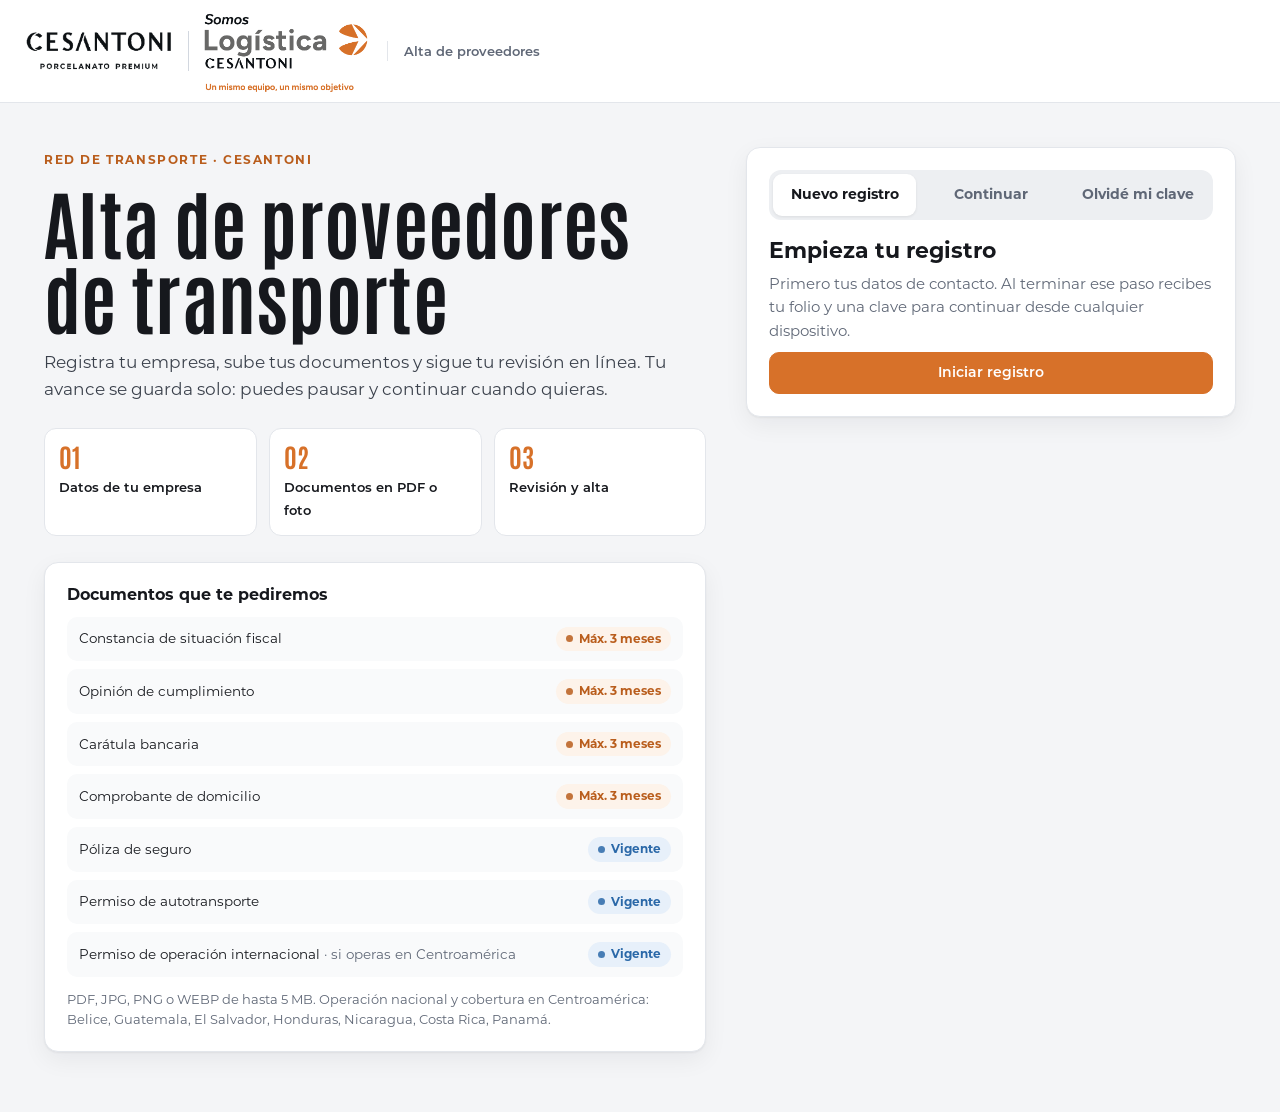
<file: index.html>
<!DOCTYPE html>
<html lang="es">
<head>
  <meta charset="utf-8">
  <meta name="viewport" content="width=device-width, initial-scale=1">
  <title>Alta de proveedores de transporte | CESANTONI Somos Logística</title>
  <meta name="description" content="Registro en línea de proveedores de transporte de CESANTONI.">
  <meta name="theme-color" content="#1B2330">
  <link rel="icon" type="image/png" sizes="32x32" href="img/icono-32.png">
  <link rel="icon" type="image/png" sizes="512x512" href="img/icono-512.png">
  <link rel="apple-touch-icon" href="img/icono-180.png">
  <link rel="preload" href="fonts/montserrat-400.woff2" as="font" type="font/woff2" crossorigin>
  <link rel="stylesheet" href="css/app.css?v=14">
</head>
<body>
  <a class="skip" href="#app">Saltar al contenido</a>
  <header class="brandbar">
    <div class="brandbar-inner">
      <span id="brand"></span>
      <span class="title">Alta de proveedores</span>
      <span class="spacer"></span>
      <div class="row" id="top"></div>
    </div>
  </header>
  <main id="app" tabindex="-1">
    <noscript><div class="page"><div class="note note-bad"><h3>Se requiere JavaScript</h3><p>Actívalo para completar tu registro.</p></div></div></noscript>
    <p class="page muted" id="booting">Cargando…</p>
  </main>
  <div id="toasts" aria-live="polite"></div>
  <script src="js/config.js"></script>
  <script type="module" src="js/portal/app.js?v=14"></script>
</body>
</html>
</file>
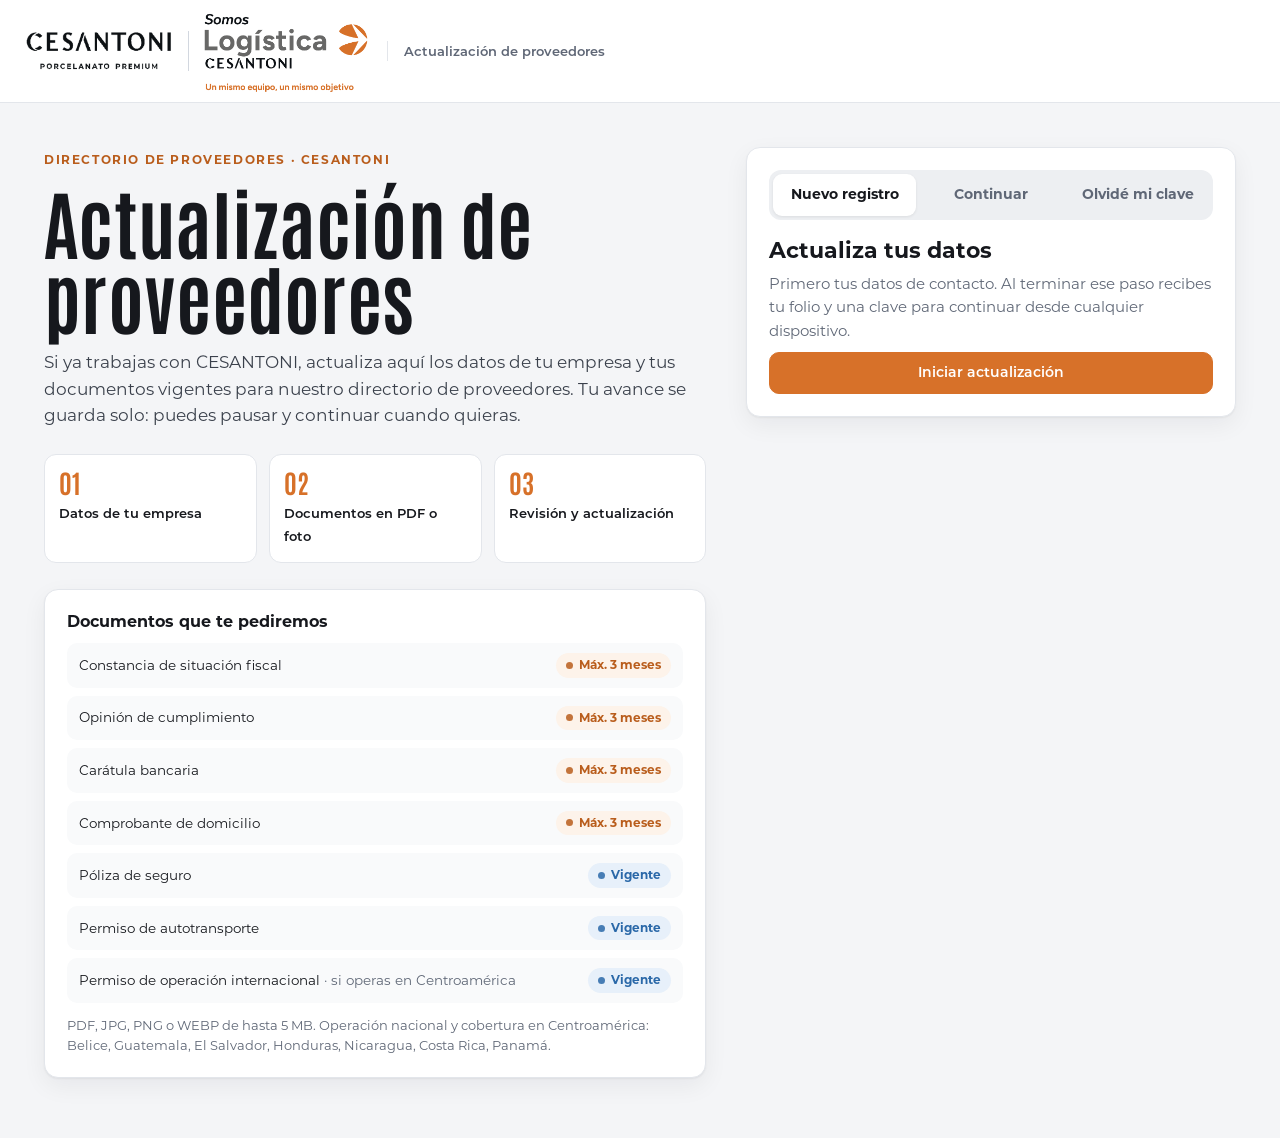
<file: actualizar.html>
<!DOCTYPE html>
<html lang="es">
<head>
  <meta charset="utf-8">
  <meta name="viewport" content="width=device-width, initial-scale=1">
  <title>Actualización de proveedores | CESANTONI Logística</title>
  <meta name="description" content="Actualización de datos y documentos de proveedores actuales de CESANTONI.">
  <meta name="theme-color" content="#1B2330">
  <link rel="icon" type="image/png" sizes="32x32" href="img/icono-32.png">
  <link rel="icon" type="image/png" sizes="512x512" href="img/icono-512.png">
  <link rel="apple-touch-icon" href="img/icono-180.png">
  <link rel="preload" href="fonts/montserrat-400.woff2" as="font" type="font/woff2" crossorigin>
  <link rel="stylesheet" href="css/app.css?v=14">
</head>
<body data-tipo="actual">
  <a class="skip" href="#app">Saltar al contenido</a>
  <header class="brandbar">
    <div class="brandbar-inner">
      <span id="brand"></span>
      <span class="title">Actualización de proveedores</span>
      <span class="spacer"></span>
      <div class="row" id="top"></div>
    </div>
  </header>
  <main id="app" tabindex="-1">
    <noscript><div class="page"><div class="note note-bad"><h3>Se requiere JavaScript</h3><p>Actívalo para completar tu registro.</p></div></div></noscript>
    <p class="page muted" id="booting">Cargando…</p>
  </main>
  <div id="toasts" aria-live="polite"></div>
  <script src="js/config.js"></script>
  <script type="module" src="js/portal/app.js?v=14"></script>
</body>
</html>
</file>
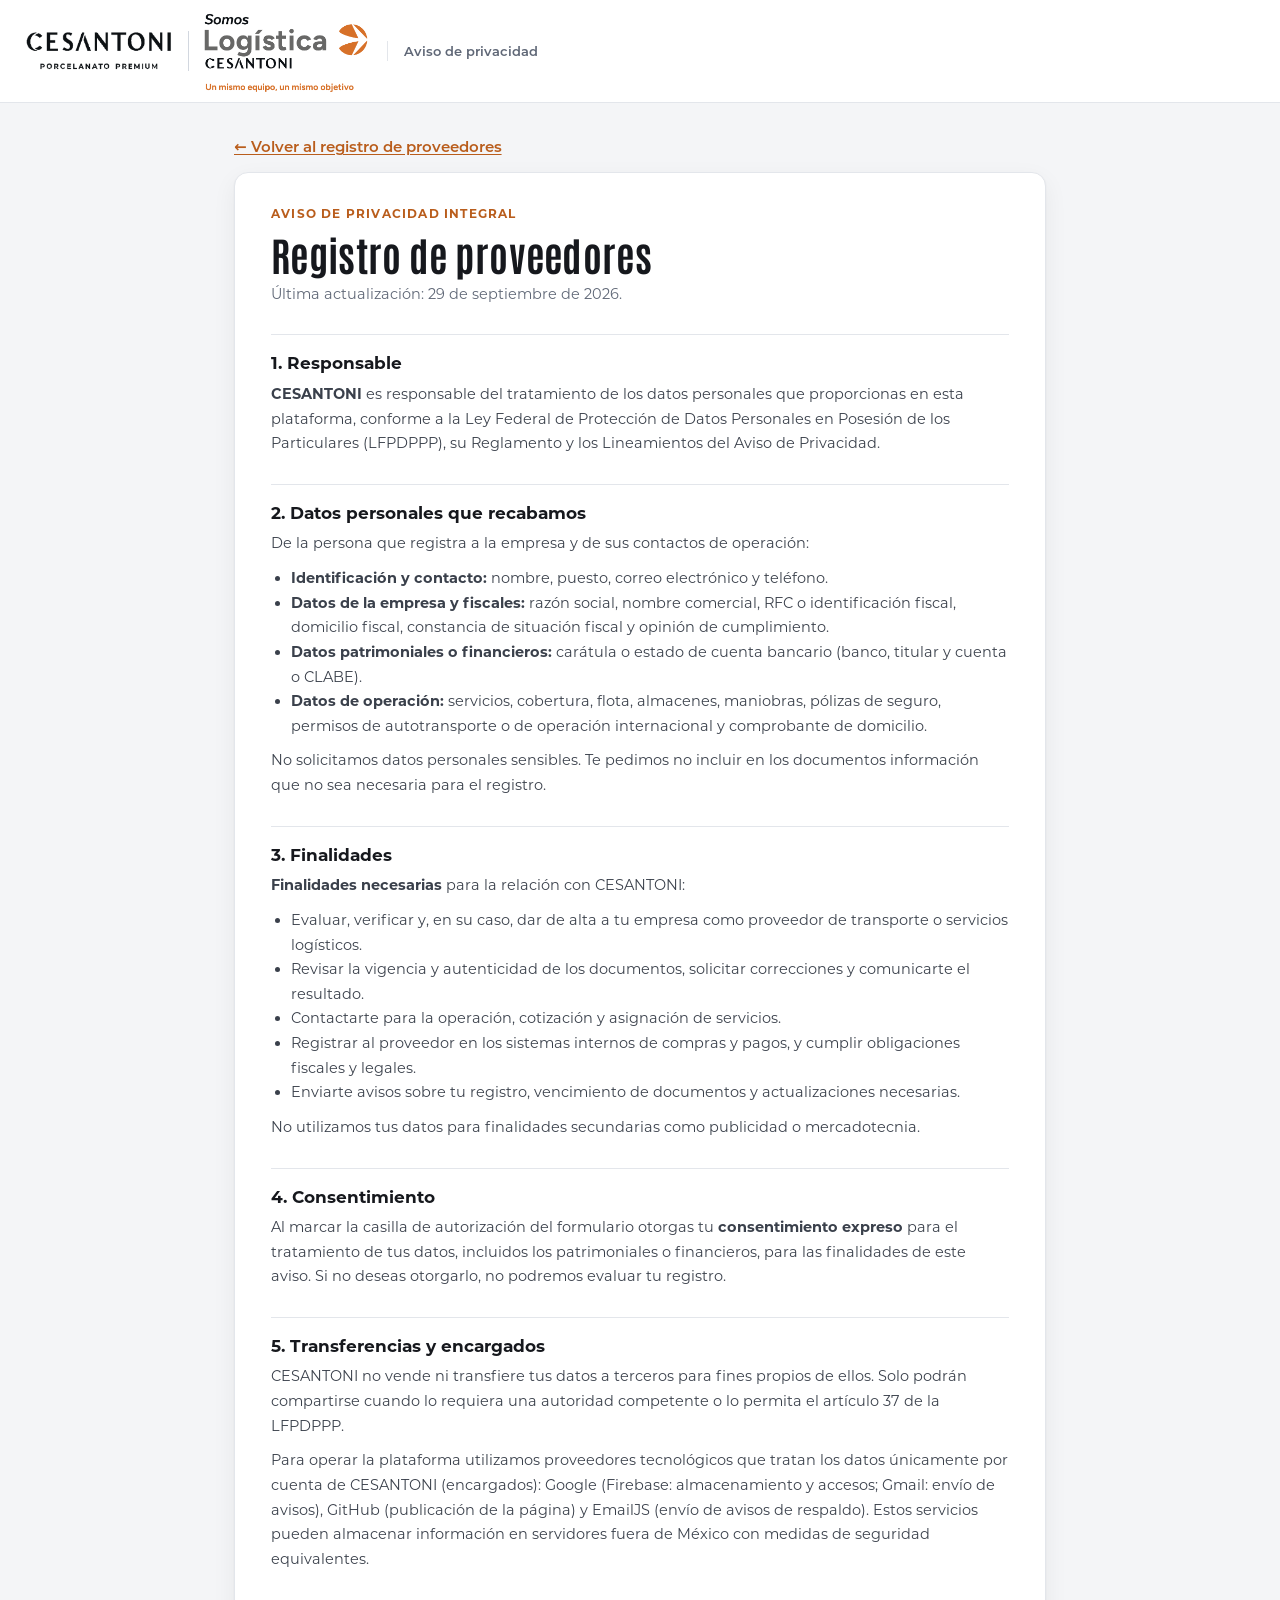
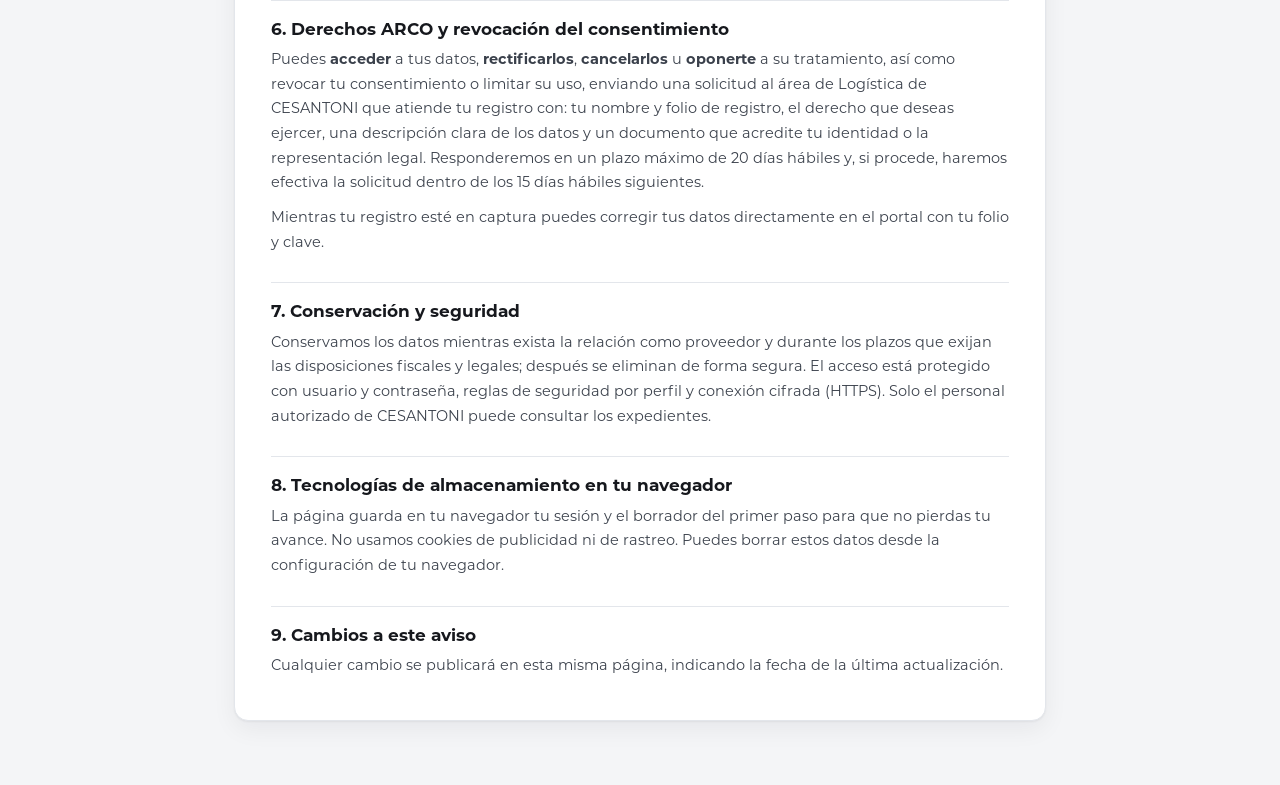
<file: aviso-privacidad.html>
<!DOCTYPE html>
<html lang="es">
<head>
  <meta charset="utf-8">
  <meta name="viewport" content="width=device-width, initial-scale=1">
  <title>Aviso de privacidad | Alta de proveedores CESANTONI</title>
  <meta name="description" content="Aviso de privacidad integral para proveedores de transporte y servicios logísticos de CESANTONI.">
  <meta name="theme-color" content="#1B2330">
  <link rel="icon" type="image/png" sizes="32x32" href="img/icono-32.png">
  <link rel="apple-touch-icon" href="img/icono-180.png">
  <link rel="stylesheet" href="css/app.css?v=14">
  <style>
    .legal { max-width: 860px; margin: 0 auto; padding: 32px 24px 64px; }
    .legal .card { padding: 32px 36px; }
    .legal h1 { font-family: var(--display); font-size: 40px; letter-spacing: .3px; margin: 6px 0 4px; }
    .legal .kicker { font-size: 12px; font-weight: 700; letter-spacing: 1.2px; text-transform: uppercase; color: var(--accent-600); }
    .legal h2 { font-size: 17px; margin: 28px 0 8px; padding-top: 18px; border-top: 1px solid var(--line); }
    .legal p, .legal li { font-size: 14.5px; line-height: 1.7; color: var(--ink-2); }
    .legal ul { padding-left: 20px; margin: 6px 0 10px; }
    .legal .muted { color: var(--muted); }
    .legal .back { display: inline-flex; margin-bottom: 14px; }
    @media (max-width: 640px) { .legal { padding: 18px 14px 40px; } .legal .card { padding: 22px 18px; } .legal h1 { font-size: 30px; } }
    @media print { .brandbar, .back { display: none !important; } .legal .card { border: 0; box-shadow: none; padding: 0; } }
  </style>
</head>
<body>
  <header class="brandbar">
    <div class="brandbar-inner">
      <a class="logos" href="./" aria-label="CESANTONI · Somos Logística">
        <img class="l-ces" src="img/logo-cesantoni.png" alt="CESANTONI · Porcelanato Premium" width="487" height="137">
        <span class="sep" aria-hidden="true"></span>
        <span class="somos-frame"><img class="l-somos" src="img/logo-somos.png" alt="Somos Logística CESANTONI · Un mismo equipo, un mismo objetivo" width="1650" height="1063"></span>
      </a>
      <span class="title">Aviso de privacidad</span>
    </div>
  </header>
  <main class="legal">
    <a class="link back" href="./">← Volver al registro de proveedores</a>
    <article class="card">
      <div class="kicker">Aviso de privacidad integral</div>
      <h1>Registro de proveedores</h1>
      <p class="muted">Última actualización: 29 de septiembre de 2026.</p>

      <h2>1. Responsable</h2>
      <p><b data-aviso="responsable">CESANTONI</b><span data-aviso-linea="domicilio">, con domicilio en <span data-aviso="domicilio"></span>,</span>
        es responsable del tratamiento de los datos personales que proporcionas en esta plataforma, conforme a la Ley Federal de Protección
        de Datos Personales en Posesión de los Particulares (LFPDPPP), su Reglamento y los Lineamientos del Aviso de Privacidad.</p>

      <h2>2. Datos personales que recabamos</h2>
      <p>De la persona que registra a la empresa y de sus contactos de operación:</p>
      <ul>
        <li><b>Identificación y contacto:</b> nombre, puesto, correo electrónico y teléfono.</li>
        <li><b>Datos de la empresa y fiscales:</b> razón social, nombre comercial, RFC o identificación fiscal, domicilio fiscal, constancia de situación fiscal y opinión de cumplimiento.</li>
        <li><b>Datos patrimoniales o financieros:</b> carátula o estado de cuenta bancario (banco, titular y cuenta o CLABE).</li>
        <li><b>Datos de operación:</b> servicios, cobertura, flota, almacenes, maniobras, pólizas de seguro, permisos de autotransporte o de operación internacional y comprobante de domicilio.</li>
      </ul>
      <p>No solicitamos datos personales sensibles. Te pedimos no incluir en los documentos información que no sea necesaria para el registro.</p>

      <h2>3. Finalidades</h2>
      <p><b>Finalidades necesarias</b> para la relación con CESANTONI:</p>
      <ul>
        <li>Evaluar, verificar y, en su caso, dar de alta a tu empresa como proveedor de transporte o servicios logísticos.</li>
        <li>Revisar la vigencia y autenticidad de los documentos, solicitar correcciones y comunicarte el resultado.</li>
        <li>Contactarte para la operación, cotización y asignación de servicios.</li>
        <li>Registrar al proveedor en los sistemas internos de compras y pagos, y cumplir obligaciones fiscales y legales.</li>
        <li>Enviarte avisos sobre tu registro, vencimiento de documentos y actualizaciones necesarias.</li>
      </ul>
      <p>No utilizamos tus datos para finalidades secundarias como publicidad o mercadotecnia.</p>

      <h2>4. Consentimiento</h2>
      <p>Al marcar la casilla de autorización del formulario otorgas tu <b>consentimiento expreso</b> para el tratamiento de tus datos,
        incluidos los patrimoniales o financieros, para las finalidades de este aviso. Si no deseas otorgarlo, no podremos evaluar tu registro.</p>

      <h2>5. Transferencias y encargados</h2>
      <p>CESANTONI no vende ni transfiere tus datos a terceros para fines propios de ellos. Solo podrán compartirse cuando lo requiera una
        autoridad competente o lo permita el artículo 37 de la LFPDPPP.</p>
      <p>Para operar la plataforma utilizamos proveedores tecnológicos que tratan los datos únicamente por cuenta de CESANTONI (encargados):
        Google (Firebase: almacenamiento y accesos; Gmail: envío de avisos), GitHub (publicación de la página) y EmailJS (envío de avisos de respaldo).
        Estos servicios pueden almacenar información en servidores fuera de México con medidas de seguridad equivalentes.</p>

      <h2>6. Derechos ARCO y revocación del consentimiento</h2>
      <p>Puedes <b>acceder</b> a tus datos, <b>rectificarlos</b>, <b>cancelarlos</b> u <b>oponerte</b> a su tratamiento, así como revocar tu consentimiento
        o limitar su uso, enviando una solicitud <span data-aviso-linea="correo">al correo <a data-aviso="correo" href="#"></a></span><span data-aviso-sin="correo">al área de Logística de CESANTONI que atiende tu registro</span>
        con: tu nombre y folio de registro, el derecho que deseas ejercer, una descripción clara de los datos y un documento que acredite tu identidad
        o la representación legal. Responderemos en un plazo máximo de 20 días hábiles y, si procede, haremos efectiva la solicitud dentro de los 15 días hábiles siguientes.</p>
      <p>Mientras tu registro esté en captura puedes corregir tus datos directamente en el portal con tu folio y clave.</p>

      <h2>7. Conservación y seguridad</h2>
      <p>Conservamos los datos mientras exista la relación como proveedor y durante los plazos que exijan las disposiciones fiscales y legales;
        después se eliminan de forma segura. El acceso está protegido con usuario y contraseña, reglas de seguridad por perfil y conexión cifrada (HTTPS).
        Solo el personal autorizado de CESANTONI puede consultar los expedientes.</p>

      <h2>8. Tecnologías de almacenamiento en tu navegador</h2>
      <p>La página guarda en tu navegador tu sesión y el borrador del primer paso para que no pierdas tu avance. No usamos cookies de publicidad
        ni de rastreo. Puedes borrar estos datos desde la configuración de tu navegador.</p>

      <h2>9. Cambios a este aviso</h2>
      <p>Cualquier cambio se publicará en esta misma página, indicando la fecha de la última actualización.</p>
    </article>
  </main>
  <script src="js/config.js"></script>
  <script>
    (function () {
      var a = (window.CP_CONFIG || {}).aviso || {};
      document.querySelectorAll('[data-aviso]').forEach(function (el) {
        var v = a[el.getAttribute('data-aviso')];
        if (!v) return;
        el.textContent = v;
        if (el.tagName === 'A') el.href = 'mailto:' + v;
      });
      document.querySelectorAll('[data-aviso-linea]').forEach(function (el) { el.hidden = !a[el.getAttribute('data-aviso-linea')]; });
      document.querySelectorAll('[data-aviso-sin]').forEach(function (el) { el.hidden = !!a[el.getAttribute('data-aviso-sin')]; });
    })();
  </script>
</body>
</html>
</file>
<file: css/app.css>
/* Proveedores CESANTONI | Somos Logística — sistema de diseño.
   Tipografías institucionales locales: Antonio (cifras y titulares) y Montserrat (texto). */
@font-face { font-family: "Antonio"; font-weight: 100 700; font-display: swap; src: url("../fonts/antonio-variable.woff2") format("woff2"); }
@font-face { font-family: "Montserrat"; font-weight: 400; font-display: swap; src: url("../fonts/montserrat-400.woff2") format("woff2"); }
@font-face { font-family: "Montserrat"; font-weight: 500; font-display: swap; src: url("../fonts/montserrat-500.woff2") format("woff2"); }
@font-face { font-family: "Montserrat"; font-weight: 600; font-display: swap; src: url("../fonts/montserrat-600.woff2") format("woff2"); }
@font-face { font-family: "Montserrat"; font-weight: 700; font-display: swap; src: url("../fonts/montserrat-700.woff2") format("woff2"); }

:root {
  --bg: #F4F5F7;
  --surface: #FFFFFF;
  --surface-2: #F9FAFB;
  --ink: #16181D;
  --ink-2: #3A404B;
  --muted: #5F6776;
  --line: #E3E6EB;
  --line-2: #D2D7DF;
  --accent: #D77129;
  --accent-600: #B95D1C;
  --accent-50: #FDF3EA;
  --navy: #1B2330;
  --navy-2: #243042;
  --ok: #1D7F52;   --ok-50: #E6F4EC;
  --warn: #A5680F; --warn-50: #FFF4DC;
  --bad: #BE3A28;  --bad-50: #FCEAE6;
  --info: #2A68A8; --info-50: #E7F0FA;
  --violet: #5B4CC4; --violet-50: #EEECFB;
  --radius: 14px;
  --radius-sm: 10px;
  --shadow: 0 1px 2px rgba(22, 24, 29, .05), 0 8px 24px rgba(22, 24, 29, .06);
  --shadow-lg: 0 20px 60px rgba(22, 24, 29, .18);
  --ring: 0 0 0 3px rgba(215, 113, 41, .35);
  --font: "Montserrat", "Segoe UI", system-ui, sans-serif;
  --display: "Antonio", "Arial Narrow", sans-serif;
}

*, *::before, *::after { box-sizing: border-box; }
html { -webkit-text-size-adjust: 100%; }
body { margin: 0; font: 15px/1.55 var(--font); color: var(--ink); background: var(--bg); }
h1, h2, h3, h4 { margin: 0; line-height: 1.2; font-weight: 700; }
p { margin: 0 0 .7em; }
a { color: var(--accent-600); text-underline-offset: 2px; }
img { max-width: 100%; }
button, input, select, textarea { font: inherit; color: inherit; }
:focus-visible { outline: none; box-shadow: var(--ring); }
[tabindex="-1"]:focus { outline: none; box-shadow: none; }
[hidden] { display: none !important; }
.sr-only { position: absolute !important; width: 1px; height: 1px; overflow: hidden; clip: rect(0 0 0 0); white-space: nowrap; }
.skip { position: absolute; left: 12px; top: -80px; z-index: 100; background: var(--ink); color: #fff; padding: 10px 14px; border-radius: 8px; }
.skip:focus { top: 12px; }
.muted { color: var(--muted); }
.small { font-size: 13px; }
.num { font-family: var(--display); font-weight: 700; letter-spacing: .3px; }
.spacer { flex: 1; }
.row { display: flex; gap: 12px; align-items: center; flex-wrap: wrap; }
.stack { display: grid; gap: 16px; }

/* ------------------------------------------------------------ encabezado con logotipos */
.brandbar { background: var(--surface); border-bottom: 1px solid var(--line); }
.brandbar-inner { display: flex; align-items: center; gap: 18px; padding: 10px 24px; max-width: 1440px; margin: 0 auto; min-height: 76px; }
.logos { display: inline-flex; align-items: center; gap: 14px; text-decoration: none; }
.logos img { display: block; height: auto; }
.logos .l-ces { width: 150px; }
/* Marco que recorta solo el margen vacío del PNG de Somos Logística (el arte queda completo, sin deformar). */
.logos .somos-frame { display: block; position: relative; overflow: hidden; width: 166px; height: 82px; }
.logos .somos-frame .l-somos { position: absolute; max-width: none; width: 212px; left: -24px; top: -26px; }
.logos .sep { width: 1px; height: 40px; background: var(--line-2); }
.brandbar .title { font-size: 13px; font-weight: 600; color: var(--muted); padding-left: 16px; border-left: 1px solid var(--line); }
.brandbar .who { text-align: right; font-size: 13px; line-height: 1.3; }
.brandbar .who strong { display: block; font-size: 14px; }

/* ------------------------------------------------------------ botones y controles */
.btn { display: inline-flex; align-items: center; justify-content: center; gap: 8px; min-height: 42px; padding: 0 18px; border-radius: 10px;
  border: 1px solid var(--line-2); background: var(--surface); color: var(--ink); font-weight: 600; font-size: 14px; cursor: pointer;
  text-decoration: none; transition: background .15s, border-color .15s, transform .05s; white-space: nowrap; }
.btn:hover { border-color: var(--ink-2); }
.btn:active { transform: translateY(1px); }
.btn[disabled] { opacity: .5; cursor: not-allowed; transform: none; }
.btn-primary { background: var(--accent); border-color: var(--accent); color: #fff; }
.btn-primary:hover { background: var(--accent-600); border-color: var(--accent-600); }
.btn-dark { background: var(--ink); border-color: var(--ink); color: #fff; }
.btn-dark:hover { background: #000; }
.btn-ok { color: var(--ok); border-color: #A9D8BF; }
.btn-ok:hover { background: var(--ok-50); border-color: var(--ok); }
.btn-bad { color: var(--bad); border-color: #EBB5AB; }
.btn-bad:hover { background: var(--bad-50); border-color: var(--bad); }
.btn-warn { color: var(--warn); border-color: #E8CB8E; }
.btn-warn:hover { background: var(--warn-50); border-color: var(--warn); }
.btn-ghost { border-color: transparent; background: transparent; }
.btn-ghost:hover { background: rgba(22, 24, 29, .06); border-color: transparent; }
.btn-sm { min-height: 34px; padding: 0 12px; font-size: 13px; border-radius: 8px; }
.btn svg { width: 17px; height: 17px; flex: none; }
.btn-icon { width: 34px; padding: 0; }
.btn-block { width: 100%; }
.link { background: none; border: 0; padding: 0; color: var(--accent-600); font-weight: 600; cursor: pointer; text-decoration: underline; text-underline-offset: 2px; }
.spin { width: 16px; height: 16px; border: 2px solid currentColor; border-right-color: transparent; border-radius: 50%; animation: spin .7s linear infinite; }
@keyframes spin { to { transform: rotate(360deg); } }

.field { display: grid; gap: 6px; align-content: start; }
.field > label, .field > legend, .label { font-weight: 600; font-size: 13.5px; }
.field .req { color: var(--bad); margin-left: 3px; }
.input { width: 100%; min-height: 44px; padding: 10px 12px; border: 1px solid var(--line-2); border-radius: 10px; background: var(--surface); }
.input:hover { border-color: #B6BDC8; }
.input:focus { border-color: var(--accent); box-shadow: var(--ring); outline: none; }
textarea.input { min-height: 96px; resize: vertical; }
.help { font-size: 12.5px; color: var(--muted); margin: 0; }
.err { font-size: 12.5px; color: var(--bad); font-weight: 600; margin: 0; }
.field.invalid .input { border-color: var(--bad); }
fieldset.field { border: 0; margin: 0; padding: 0; min-width: 0; }
.grid-2 { display: grid; grid-template-columns: repeat(2, minmax(0, 1fr)); gap: 16px 20px; }
.span-2 { grid-column: 1 / -1; }
.check { display: flex; gap: 10px; align-items: flex-start; font-size: 14px; cursor: pointer; }
.check input { margin-top: 3px; width: 18px; height: 18px; accent-color: var(--accent); flex: none; }

.chips { display: flex; flex-wrap: wrap; gap: 8px; }

/* Opciones de selección en tarjetas con ícono */
fieldset.choice { padding: 18px; border: 1px solid var(--line); border-radius: 14px; background: var(--surface-2); }
fieldset.choice legend { float: left; width: 100%; display: flex; align-items: center; gap: 6px; margin-bottom: 4px; }
fieldset.choice legend + * { clear: both; }
fieldset.choice .count { margin-left: auto; font-size: 12px; font-weight: 600; color: var(--accent-600); background: var(--accent-50); padding: 3px 10px; border-radius: 999px; }
fieldset.choice .count:empty { display: none; }
fieldset.choice .help { margin-bottom: 12px; }
fieldset.choice.invalid { border-color: var(--bad); }
.tiles { display: grid; gap: 10px; margin-top: 10px; }
.tiles-lg { grid-template-columns: repeat(auto-fill, minmax(240px, 1fr)); }
.tiles-md { grid-template-columns: repeat(auto-fill, minmax(190px, 1fr)); }
.tiles-sm { grid-template-columns: repeat(auto-fill, minmax(170px, 1fr)); gap: 8px; }
.tiles.is-radio { grid-template-columns: repeat(auto-fill, minmax(200px, 260px)); }
.opt { position: relative; display: block; }
.opt input { position: absolute; inset: 0; opacity: 0; margin: 0; cursor: pointer; z-index: 1; }
.opt .box { display: flex; align-items: center; gap: 12px; height: 100%; min-height: 56px; padding: 10px 14px; border: 1px solid var(--line-2); border-radius: 12px;
  background: var(--surface); font-size: 13.5px; font-weight: 600; color: var(--ink-2); line-height: 1.3; transition: border-color .15s, box-shadow .15s, background .15s; }
.tiles-sm .opt .box { min-height: 44px; padding: 8px 12px; gap: 10px; font-weight: 500; }
.opt .ico { flex: none; width: 36px; height: 36px; border-radius: 10px; display: grid; place-items: center; background: #EEF1F5; color: var(--ink-2); transition: all .15s; }
.opt .ico svg { width: 20px; height: 20px; }
.tiles-sm .opt .ico { width: 26px; height: 26px; border-radius: 8px; background: transparent; color: #9AA3B2; }
.tiles-sm .opt .ico svg { width: 17px; height: 17px; }
.opt .txt { flex: 1; min-width: 0; }
.opt .mark { flex: none; width: 20px; height: 20px; border-radius: 6px; border: 1.5px solid var(--line-2); display: grid; place-items: center; color: transparent; background: var(--surface); transition: all .15s; }
.is-radio .opt .mark { border-radius: 50%; }
.opt .mark svg { width: 13px; height: 13px; stroke-width: 3; }
.opt:hover .box { border-color: #B6BDC8; box-shadow: 0 2px 8px rgba(22,24,29,.06); }
.opt input:checked + .box { border-color: var(--accent); background: var(--accent-50); color: var(--ink); box-shadow: 0 0 0 1px var(--accent) inset; }
.opt input:checked + .box .ico { background: var(--accent); color: #fff; }
.tiles-sm .opt input:checked + .box .ico { background: transparent; color: var(--accent); }
.opt input:checked + .box .mark { background: var(--accent); border-color: var(--accent); color: #fff; }
.opt input:focus-visible + .box { box-shadow: var(--ring); }
.opt.all { grid-column: 1 / -1; }
.opt.all .box { font-weight: 700; }

/* ------------------------------------------------------------ tarjetas, etiquetas y avisos */
.card { background: var(--surface); border: 1px solid var(--line); border-radius: var(--radius); box-shadow: var(--shadow); }
.card-pad { padding: 22px; }
.card-head { display: flex; align-items: center; gap: 12px; padding: 16px 20px; border-bottom: 1px solid var(--line); }
.card-head h2, .card-head h3 { font-size: 16px; }
.card-body { padding: 20px; }
.tag { display: inline-flex; align-items: center; gap: 6px; padding: 3px 10px; border-radius: 999px; font-size: 12px; font-weight: 700; white-space: nowrap;
  background: #EEF0F3; color: var(--ink-2); }
.tag::before { content: ""; width: 7px; height: 7px; border-radius: 50%; background: currentColor; opacity: .85; }
.tag-ok { background: var(--ok-50); color: var(--ok); }
.tag-warn { background: var(--warn-50); color: var(--warn); }
.tag-bad { background: var(--bad-50); color: var(--bad); }
.tag-info { background: var(--info-50); color: var(--info); }
.tag-violet { background: var(--violet-50); color: var(--violet); }
.tag-accent { background: var(--accent-50); color: var(--accent-600); }
.note { border-radius: var(--radius-sm); padding: 12px 14px; border: 1px solid; font-size: 14px; }
.note h3 { font-size: 14.5px; margin-bottom: 4px; }
.note p:last-child { margin: 0; }
.note-ok { background: var(--ok-50); border-color: #B7DFC8; }
.note-warn { background: var(--warn-50); border-color: #EDD29A; }
.note-bad { background: var(--bad-50); border-color: #EDB9AF; }
.note-info { background: var(--info-50); border-color: #BCD3EC; }

/* Tarjetas de alerta (tablero y estado del proveedor) */
.alert-card { position: relative; display: grid; grid-template-columns: 44px 1fr auto; gap: 14px; align-items: center; padding: 16px 18px;
  background: var(--surface); border: 1px solid var(--line); border-radius: var(--radius); box-shadow: var(--shadow); overflow: hidden; }
.alert-card::before { content: ""; position: absolute; left: 0; top: 0; bottom: 0; width: 5px; background: var(--c, var(--info)); }
.alert-card .ico { width: 44px; height: 44px; border-radius: 12px; display: grid; place-items: center; background: var(--c50, var(--info-50)); color: var(--c, var(--info)); }
.alert-card .ico svg { width: 22px; height: 22px; }
.alert-card h3 { font-size: 15px; margin-bottom: 2px; }
.alert-card p { margin: 0; font-size: 13.5px; color: var(--muted); }
.alert-card .count { font-family: var(--display); font-size: 34px; font-weight: 700; color: var(--c, var(--info)); line-height: 1; }
.alert-card.a-bad { --c: var(--bad); --c50: var(--bad-50); }
.alert-card.a-warn { --c: var(--warn); --c50: var(--warn-50); }
.alert-card.a-ok { --c: var(--ok); --c50: var(--ok-50); }
.alert-card.a-violet { --c: var(--violet); --c50: var(--violet-50); }
.alert-card.a-accent { --c: var(--accent); --c50: var(--accent-50); }
.alert-list { list-style: none; margin: 10px 0 0; padding: 0; grid-column: 2 / -1; display: grid; gap: 6px; }
.alert-list li { display: flex; gap: 10px; align-items: center; font-size: 13.5px; padding: 8px 10px; background: var(--surface-2); border-radius: 8px; flex-wrap: wrap; }
.alert-list li .grow { flex: 1; min-width: 160px; }

/* Indicadores */
.kpis { display: grid; grid-template-columns: repeat(5, minmax(0, 1fr)); gap: 14px; }
.kpi { padding: 16px 18px; background: var(--surface); border: 1px solid var(--line); border-radius: var(--radius); box-shadow: var(--shadow); text-align: left; cursor: pointer; }
.kpi:hover { border-color: var(--line-2); }
.kpi .v { font-family: var(--display); font-size: 40px; font-weight: 700; line-height: 1; }
.kpi .k { font-size: 12.5px; color: var(--muted); font-weight: 600; margin-top: 6px; }
.kpi .bar { height: 4px; border-radius: 4px; margin-top: 12px; background: var(--c, var(--ink)); opacity: .85; }

/* Avisos emergentes y diálogos */
#toasts { position: fixed; right: 18px; bottom: 18px; display: grid; gap: 10px; z-index: 200; max-width: min(420px, calc(100vw - 36px)); }
.toast { background: var(--ink); color: #fff; padding: 12px 16px; border-radius: 12px; box-shadow: var(--shadow-lg); font-size: 14px; border-left: 4px solid var(--info); animation: rise .2s ease; }
.toast-ok { border-left-color: #3CC486; }
.toast-bad { border-left-color: #F2735F; }
@keyframes rise { from { transform: translateY(8px); opacity: 0; } }
dialog.modal { border: 0; padding: 0; border-radius: 18px; width: min(560px, calc(100vw - 24px)); box-shadow: var(--shadow-lg); }
dialog.modal.wide { width: min(880px, calc(100vw - 24px)); }
dialog.modal::backdrop { background: rgba(15, 18, 24, .55); }
.modal-head { display: flex; align-items: center; gap: 12px; padding: 18px 22px; border-bottom: 1px solid var(--line); }
.modal-head h2 { font-size: 18px; }
.modal-body { padding: 20px 22px; display: grid; gap: 16px; max-height: 70vh; overflow: auto; }
.modal-foot { display: flex; gap: 10px; justify-content: flex-end; padding: 16px 22px; border-top: 1px solid var(--line); background: var(--surface-2); flex-wrap: wrap; }
.x { margin-left: auto; width: 36px; height: 36px; border-radius: 10px; border: 0; background: transparent; font-size: 22px; cursor: pointer; }
.x:hover { background: #EEF0F3; }
.credential { display: grid; grid-template-columns: auto 1fr; gap: 8px 18px; padding: 16px 18px; border-radius: 12px; background: var(--navy); color: #fff; margin: 0; }
.credential dt { color: #A9B4C4; font-size: 13px; align-self: center; }
.credential dd { margin: 0; font-family: var(--display); font-size: 30px; font-weight: 700; letter-spacing: 1.5px; }

/* ------------------------------------------------------------ portal */
.portal-hero { max-width: 1240px; margin: 0 auto; padding: 44px 24px 60px; display: grid; grid-template-columns: 1.15fr .85fr; gap: 40px; align-items: start; }
.eyebrow { display: inline-flex; gap: 8px; align-items: center; font-size: 12px; font-weight: 700; letter-spacing: 1.6px; text-transform: uppercase; color: var(--accent-600); }
.hero-title { font-family: var(--display); font-size: clamp(44px, 6vw, 76px); line-height: .98; margin: 14px 0 16px; letter-spacing: .3px; }
.hero-lead { font-size: 17px; color: var(--ink-2); max-width: 60ch; }
.steps-mini { display: grid; grid-template-columns: repeat(3, minmax(0, 1fr)); gap: 12px; margin: 26px 0; }
.steps-mini div { padding: 14px; border-radius: 12px; background: var(--surface); border: 1px solid var(--line); }
.steps-mini b { display: block; font-family: var(--display); font-size: 26px; color: var(--accent); line-height: 1; margin-bottom: 6px; }
.steps-mini span { font-size: 13px; font-weight: 600; }
.doclist { list-style: none; margin: 0; padding: 0; display: grid; gap: 8px; }
.doclist li { display: flex; gap: 10px; align-items: center; justify-content: space-between; padding: 10px 12px; border-radius: 10px; background: var(--surface-2); font-size: 13.5px; }
.access { position: sticky; top: 20px; }
.tabs { display: flex; gap: 4px; padding: 4px; background: #EDEFF2; border-radius: 12px; margin-bottom: 18px; }
.tabs button { flex: 1; border: 0; background: transparent; padding: 10px; border-radius: 9px; font-weight: 700; font-size: 14px; cursor: pointer; color: var(--muted); }
.tabs button[aria-selected="true"] { background: var(--surface); color: var(--ink); box-shadow: 0 1px 3px rgba(0,0,0,.08); }

.wizard { max-width: 1240px; margin: 0 auto; padding: 28px 24px 60px; display: grid; grid-template-columns: 260px minmax(0, 1fr); gap: 28px; align-items: start; }
.stepper { position: sticky; top: 20px; display: grid; gap: 4px; }
.stepper button { display: grid; grid-template-columns: 34px 1fr; gap: 12px; align-items: center; text-align: left; border: 0; background: transparent; padding: 10px; border-radius: 12px; cursor: pointer; }
.stepper button:hover:not([disabled]) { background: var(--surface); }
.stepper button[disabled] { cursor: default; opacity: .55; }
.stepper .dot { width: 34px; height: 34px; border-radius: 10px; display: grid; place-items: center; border: 2px solid var(--line-2); font-weight: 700; font-size: 13px; background: var(--surface); }
.stepper .t { font-weight: 700; font-size: 14px; }
.stepper .s { font-size: 12px; color: var(--muted); }
.stepper .done .dot { background: var(--ok); border-color: var(--ok); color: #fff; }
.stepper .current { background: var(--surface); box-shadow: var(--shadow); }
.stepper .current .dot { border-color: var(--accent); background: var(--accent); color: #fff; }
.stepper .flag .dot { border-color: var(--bad); color: var(--bad); }
.folio-box { margin-top: 14px; padding: 14px; border-radius: 12px; background: var(--navy); color: #fff; }
.folio-box .k { font-size: 11.5px; color: #A9B4C4; text-transform: uppercase; letter-spacing: 1px; font-weight: 700; }
.folio-box .v { font-family: var(--display); font-size: 26px; font-weight: 700; letter-spacing: 1px; }
.folio-box .save { font-size: 12px; color: #C9D2DE; margin-top: 8px; }
.folio-box .save.bad { color: #FFB4A6; }
.folio-box .k { display: flex; align-items: center; gap: 6px; }
.folio-box .k svg { width: 14px; height: 14px; }
.folio-key { margin-top: 12px; width: 100%; display: inline-flex; align-items: center; justify-content: center; gap: 8px; min-height: 38px; padding: 0 12px;
  border: 1px solid rgba(255,255,255,.22); border-radius: 10px; background: rgba(255,255,255,.06); color: #fff; font-size: 13px; font-weight: 600; cursor: pointer; transition: background .15s; }
.folio-key:hover { background: rgba(255,255,255,.14); }
.folio-key svg { width: 16px; height: 16px; color: #FFB27A; }
.step-head { display: flex; align-items: center; gap: 16px; margin-bottom: 6px; }
.step-ico { flex: none; width: 54px; height: 54px; border-radius: 14px; display: grid; place-items: center; background: var(--accent-50); color: var(--accent); }
.step-ico svg { width: 28px; height: 28px; }
.step-kicker { font-size: 12px; font-weight: 700; letter-spacing: 1.2px; text-transform: uppercase; color: var(--accent-600); }
.step-head h1 { margin: 0; }
.stepper .dot svg { width: 17px; height: 17px; }
.step-card h1 { font-family: var(--display); font-size: 38px; letter-spacing: .3px; margin-bottom: 4px; }
.step-card .intro { color: var(--muted); margin-bottom: 22px; }
.actionbar { margin-top: 16px; background: var(--surface); border: 1px solid var(--line); border-radius: var(--radius); }
.actionbar-inner { padding: 14px 20px; display: flex; gap: 12px; align-items: center; }

.docs-grid { display: grid; grid-template-columns: repeat(auto-fill, minmax(280px, 1fr)); gap: 16px; }
.doc-card { display: grid; grid-template-rows: auto 1fr auto; border: 1px solid var(--line); border-radius: var(--radius); background: var(--surface); overflow: hidden; }
.doc-card.drag { border-color: var(--accent); box-shadow: var(--ring); }
.doc-card.need { border-style: dashed; border-color: var(--line-2); }
.doc-card.fix { border-color: #E8B7A9; box-shadow: 0 0 0 3px var(--bad-50); }
.doc-card .top { padding: 14px 16px 10px; display: grid; gap: 6px; }
.doc-card h3 { font-size: 14.5px; }
.doc-card .rule { font-size: 12px; color: var(--muted); }
.doc-card .mid { padding: 0 16px 12px; font-size: 13px; }
.doc-card .file { display: flex; gap: 10px; align-items: center; padding: 10px 12px; border-radius: 10px; background: var(--surface-2); }
.doc-card .file .ext { width: 38px; height: 38px; border-radius: 8px; display: grid; place-items: center; background: var(--navy); color: #fff; font-size: 11px; font-weight: 700; flex: none; }
.doc-card .file .nm { font-weight: 600; word-break: break-all; }
.doc-card .bot { padding: 12px 16px; border-top: 1px solid var(--line); background: var(--surface-2); display: flex; gap: 8px; align-items: center; flex-wrap: wrap; }
.progress { height: 6px; border-radius: 6px; background: #E6E9EE; overflow: hidden; }
.progress span { display: block; height: 100%; width: 0; background: var(--accent); transition: width .2s; }

.status-hero { display: grid; grid-template-columns: auto 1fr; gap: 26px; align-items: center; padding: 26px; border-radius: 18px; color: #fff;
  background: linear-gradient(135deg, var(--navy) 0%, var(--navy-2) 100%); }
.status-hero .fol { font-family: var(--display); font-size: clamp(34px, 5vw, 54px); font-weight: 700; letter-spacing: 1px; line-height: 1; }
.status-hero h1 { font-size: 24px; margin: 8px 0 4px; }
.status-hero p { color: #C9D2DE; margin: 0; }
.track { display: grid; grid-template-columns: repeat(4, minmax(0, 1fr)); gap: 8px; margin-top: 18px; }
.track div { font-size: 12px; font-weight: 600; color: #93A0B3; }
.track div::before { content: ""; display: block; height: 5px; border-radius: 5px; background: #3A475B; margin-bottom: 8px; }
.track .on { color: #fff; }
.track .on::before { background: var(--accent); }
.page { max-width: 1240px; margin: 0 auto; padding: 28px 24px 60px; display: grid; grid-template-columns: minmax(0, 1fr); gap: 20px; }
.kv { display: grid; grid-template-columns: minmax(140px, 36%) 1fr; gap: 8px 16px; margin: 0; font-size: 14px; }
.kv dt { color: var(--muted); }
.kv dd { margin: 0; font-weight: 600; word-break: break-word; }
.kv-sec { display: flex; align-items: center; gap: 8px; margin: 18px 0 10px; padding-top: 14px; border-top: 1px solid var(--line); font-size: 13px; font-weight: 700;
  text-transform: uppercase; letter-spacing: .8px; color: var(--accent-600); }
.kv-sec svg { width: 16px; height: 16px; }
/* Títulos de sección dentro de un paso (flota, forwarder, almacenes, maniobras) */
.sec-title { display: flex; align-items: center; gap: 14px; margin-top: 14px; padding: 14px 16px; border-radius: 14px; background: var(--navy); color: #fff; }
.sec-title[hidden] { display: none; }
.sec-ico { flex: none; width: 42px; height: 42px; border-radius: 11px; display: grid; place-items: center; background: var(--accent); color: #fff; }
.sec-ico svg { width: 22px; height: 22px; }
.sec-title h2 { margin: 0; font-family: var(--display); font-size: 22px; letter-spacing: .4px; font-weight: 700; }
.sec-title p { margin: 2px 0 0; font-size: 12.5px; color: #C9D2DE; }
.field[hidden], fieldset.field[hidden] { display: none; }

/* ------------------------------------------------------------ panel */
.shell { display: grid; grid-template-columns: 250px minmax(0, 1fr); min-height: calc(100vh - 77px); }
.side { background: var(--navy); color: #D5DCE6; padding: 18px 12px; display: flex; flex-direction: column; gap: 4px; }
.side .grp { font-size: 11px; text-transform: uppercase; letter-spacing: 1.4px; color: #7F8CA0; padding: 14px 12px 6px; font-weight: 700; }
.side a { display: flex; gap: 12px; align-items: center; padding: 10px 12px; border-radius: 10px; color: inherit; text-decoration: none; font-weight: 600; font-size: 14px; }
.side a svg { width: 19px; height: 19px; flex: none; opacity: .85; }
.side a:hover { background: rgba(255,255,255,.06); color: #fff; }
.side a[aria-current="page"] { background: rgba(215,113,41,.18); color: #fff; box-shadow: inset 3px 0 0 var(--accent); }
.side .badge { margin-left: auto; min-width: 22px; height: 22px; padding: 0 7px; border-radius: 11px; background: var(--accent); color: #fff; font-size: 12px; font-weight: 700; display: grid; place-items: center; }
.main { padding: 26px 28px 60px; min-width: 0; display: grid; grid-template-columns: minmax(0, 1fr); gap: 20px; align-content: start; }
.page-head { display: flex; gap: 14px; align-items: center; flex-wrap: wrap; }
.page-head h1 { font-family: var(--display); font-size: 40px; letter-spacing: .3px; }
.page-head .sub { color: var(--muted); font-size: 14px; }
.toolbar { display: grid; grid-template-columns: repeat(auto-fill, minmax(200px, 1fr)); gap: 12px; align-items: end; }
.toolbar > :first-child { grid-column: span 2; }
.toolbar .input { text-overflow: ellipsis; }
.seg { display: flex; gap: 6px; flex-wrap: wrap; }
.seg button { border: 1px solid var(--line-2); background: var(--surface); border-radius: 999px; padding: 6px 12px; font-size: 13px; font-weight: 600; cursor: pointer; display: inline-flex; gap: 8px; align-items: center; }
.seg button b { font-family: var(--display); font-size: 16px; }
.seg button[aria-pressed="true"] { background: var(--ink); border-color: var(--ink); color: #fff; }
.table-wrap { overflow-x: auto; border-radius: var(--radius); border: 1px solid var(--line); background: var(--surface); container-type: inline-size; }
table.data { width: 100%; border-collapse: collapse; font-size: 13.5px; }
table.data th { text-align: left; font-size: 12px; text-transform: uppercase; letter-spacing: .6px; color: var(--muted); padding: 12px 14px; border-bottom: 1px solid var(--line); background: var(--surface-2); white-space: nowrap; }
table.data td { padding: 12px 14px; border-bottom: 1px solid var(--line); vertical-align: top; }
table.data td:first-child { white-space: nowrap; }
table.data td:last-child .btn { white-space: nowrap; }
table.data td:last-child { white-space: nowrap; }
/* Si la tabla no cabe completa, cada fila se vuelve una tarjeta con etiquetas: nada se corta ni se amontona. */
@container (max-width: 1100px) {
  table.data thead { display: none; }
  table.data, table.data tbody { display: block; }
  table.data tr { display: grid; grid-template-columns: repeat(auto-fill, minmax(190px, 1fr)); gap: 12px 20px; padding: 16px 18px; border-bottom: 1px solid var(--line); }
  table.data tbody tr:last-child { border-bottom: 0; }
  table.data td { display: block; padding: 0; border: 0; min-width: 0; white-space: normal !important; overflow-wrap: anywhere; }
  table.data td::before { content: attr(data-label); display: block; font-size: 11px; font-weight: 700; text-transform: uppercase; letter-spacing: .6px; color: var(--muted); margin-bottom: 4px; }
  table.data td[data-label=""]::before { display: none; }
  table.data td:first-child { grid-column: 1 / -1; }
  table.data td[data-label=""] { grid-column: 1 / -1; display: flex; gap: 8px; flex-wrap: wrap; justify-content: flex-end; }
  table.data td[data-label=""]:empty { display: none; }
  table.data tr.go:hover td { background: transparent; }
  table.data tr.go:hover { background: #FAFBFC; }
}
table.data tbody tr:last-child td { border-bottom: 0; }
table.data tr.go { cursor: pointer; }
table.data tr.go:hover td { background: #FAFBFC; }
.cell-sub { font-size: 12.5px; color: var(--muted); }
.folio { font-family: var(--display); font-weight: 700; font-size: 17px; letter-spacing: .5px; white-space: nowrap; }
.meter { display: flex; gap: 3px; margin-bottom: 4px; }
.meter i { width: 14px; height: 6px; border-radius: 3px; background: #E3E6EB; }
.meter i.up { background: #9DB3CC; } .meter i.ok { background: var(--ok); } .meter i.bad { background: var(--bad); }
.pager { display: flex; gap: 10px; align-items: center; justify-content: space-between; flex-wrap: wrap; font-size: 13.5px; }
.empty { text-align: center; padding: 48px 20px; color: var(--muted); }
.empty h2 { color: var(--ink); font-size: 18px; margin-bottom: 6px; }

.dossier-head { display: grid; grid-template-columns: auto 1fr auto; gap: 20px; align-items: center; padding: 20px 22px; }
.dossier-head .folio { font-size: 30px; }
.dossier-head h1 { font-size: 22px; }
.facts { display: grid; grid-template-columns: repeat(4, minmax(0, 1fr)); gap: 14px 20px; padding: 16px 22px; border-top: 1px solid var(--line); margin: 0; }
.facts dt { font-size: 12px; color: var(--muted); font-weight: 600; }
.facts dd { margin: 2px 0 0; font-weight: 600; font-size: 14px; word-break: break-word; }
.tabbar { display: flex; gap: 4px; border-bottom: 1px solid var(--line); overflow-x: auto; }
.tabbar button { border: 0; background: transparent; padding: 12px 14px; font-weight: 700; font-size: 14px; color: var(--muted); cursor: pointer; border-bottom: 3px solid transparent; white-space: nowrap; }
.tabbar button[aria-selected="true"] { color: var(--ink); border-bottom-color: var(--accent); }
.review-grid { display: grid; grid-template-columns: minmax(300px, 380px) minmax(0, 1fr); gap: 20px; align-items: start; }
.doc-list { display: grid; gap: 8px; }
.doc-item { display: grid; grid-template-columns: 1fr auto; gap: 6px 10px; padding: 12px 14px; border: 1px solid var(--line); border-radius: 12px; background: var(--surface); cursor: pointer; text-align: left; width: 100%; }
.doc-item:hover { border-color: var(--line-2); }
.doc-item[aria-current="true"] { border-color: var(--accent); box-shadow: var(--ring); }
.doc-item .n { font-weight: 700; font-size: 14px; }
.doc-item .m { font-size: 12.5px; color: var(--muted); grid-column: 1 / -1; }
.viewer { position: sticky; top: 20px; }
.viewer .stage { background: #2B3340; border-radius: 0 0 var(--radius) var(--radius); min-height: 480px; height: 68vh; display: grid; place-items: center; overflow: auto; }
.viewer .stage img { max-width: none; transform-origin: center; transition: transform .15s; box-shadow: 0 6px 30px rgba(0,0,0,.4); background: #fff; }
.viewer .stage iframe { width: 100%; height: 100%; border: 0; background: #fff; }
.viewer .stage .ph { color: #C9D2DE; text-align: center; padding: 20px; }
.viewer .tools { display: flex; gap: 6px; flex-wrap: wrap; align-items: center; padding: 10px 14px; border-bottom: 1px solid var(--line); }
.review-box { display: grid; gap: 12px; padding: 16px; border-top: 1px solid var(--line); }
.timeline { list-style: none; margin: 0; padding: 0; display: grid; gap: 0; }
.timeline li { display: grid; grid-template-columns: 140px 1fr; gap: 14px; padding: 12px 0; border-bottom: 1px solid var(--line); font-size: 13.5px; }
.timeline li:last-child { border-bottom: 0; }
.timeline time { color: var(--muted); font-size: 12.5px; }
.data-groups { display: grid; grid-template-columns: repeat(auto-fit, minmax(300px, 1fr)); gap: 20px; }
.data-groups h3 { font-size: 13px; text-transform: uppercase; letter-spacing: 1px; color: var(--accent-600); margin-bottom: 10px; }

.login { min-height: calc(100vh - 77px); display: grid; place-items: center; padding: 24px; }
.login .card { width: min(440px, 100%); }
.login h1 { font-family: var(--display); font-size: 34px; margin-bottom: 4px; }

/* ------------------------------------------------------------ adaptable */
@media (max-width: 1180px) {
  .kpis { grid-template-columns: repeat(3, minmax(0, 1fr)); }
  .review-grid { grid-template-columns: 1fr; }
  .viewer { position: static; }
  .toolbar { grid-template-columns: repeat(2, minmax(0, 1fr)); }
  .toolbar > :first-child { grid-column: 1 / -1; }
  .facts { grid-template-columns: repeat(2, minmax(0, 1fr)); }
}
@media (max-width: 900px) {
  .portal-hero, .wizard { grid-template-columns: 1fr; }
  .access, .stepper { position: static; }
  .stepper { grid-template-columns: repeat(5, minmax(0, 1fr)); gap: 4px; }
  .stepper button { grid-template-columns: 1fr; justify-items: center; text-align: center; padding: 6px 2px; }
  .stepper .s { display: none; }
  .stepper .t { font-size: 11px; }
  .folio-box { grid-column: 1 / -1; display: flex; gap: 12px; align-items: baseline; flex-wrap: wrap; }
  .shell { grid-template-columns: minmax(0, 1fr); }
  .side { flex-direction: row; overflow-x: auto; padding: 8px; gap: 4px; }
  .side .grp { display: none; }
  .side a { white-space: nowrap; padding: 8px 10px; }
  .main { padding: 20px 16px 60px; }
  .dossier-head { grid-template-columns: 1fr; }
}
@media (max-width: 640px) {
  .tiles-sm { grid-template-columns: repeat(2, minmax(0, 1fr)); }
  .tiles.is-radio { grid-template-columns: repeat(2, minmax(0, 1fr)); }
  fieldset.choice { padding: 14px; }
  .step-ico { width: 44px; height: 44px; }
  .brandbar-inner { padding: 8px 14px; gap: 10px; min-height: 64px; }
  .logos .l-ces { width: 104px; } .logos .sep { height: 30px; }
  .logos .somos-frame { width: 112px; height: 56px; } .logos .somos-frame .l-somos { width: 143px; left: -16px; top: -18px; }
  .brandbar .title { display: none; }
  .grid-2, .steps-mini { grid-template-columns: 1fr; }
  .kpis { grid-template-columns: repeat(2, minmax(0, 1fr)); }
  .toolbar { grid-template-columns: 1fr; }
  .facts { grid-template-columns: 1fr; }
  .status-hero { grid-template-columns: 1fr; }
  .timeline li { grid-template-columns: 1fr; gap: 2px; }
  .alert-card { grid-template-columns: 40px 1fr; }
  .alert-card .count { grid-column: 2; }
  .page-head h1 { font-size: 32px; }
  .actionbar-inner { padding: 10px 14px; }
  .portal-hero, .wizard, .page { padding-left: 14px; padding-right: 14px; }
  .kv { grid-template-columns: 1fr; gap: 2px 0; }
  .kv dd { margin-bottom: 8px; }
}
@media print { .brandbar, .side, .actionbar, #toasts { display: none !important; } body { background: #fff; } }
.consent-box { border-left: 4px solid var(--accent); }
.consent-box.invalid { border-color: var(--bad); background: var(--bad-50); }
</file>
